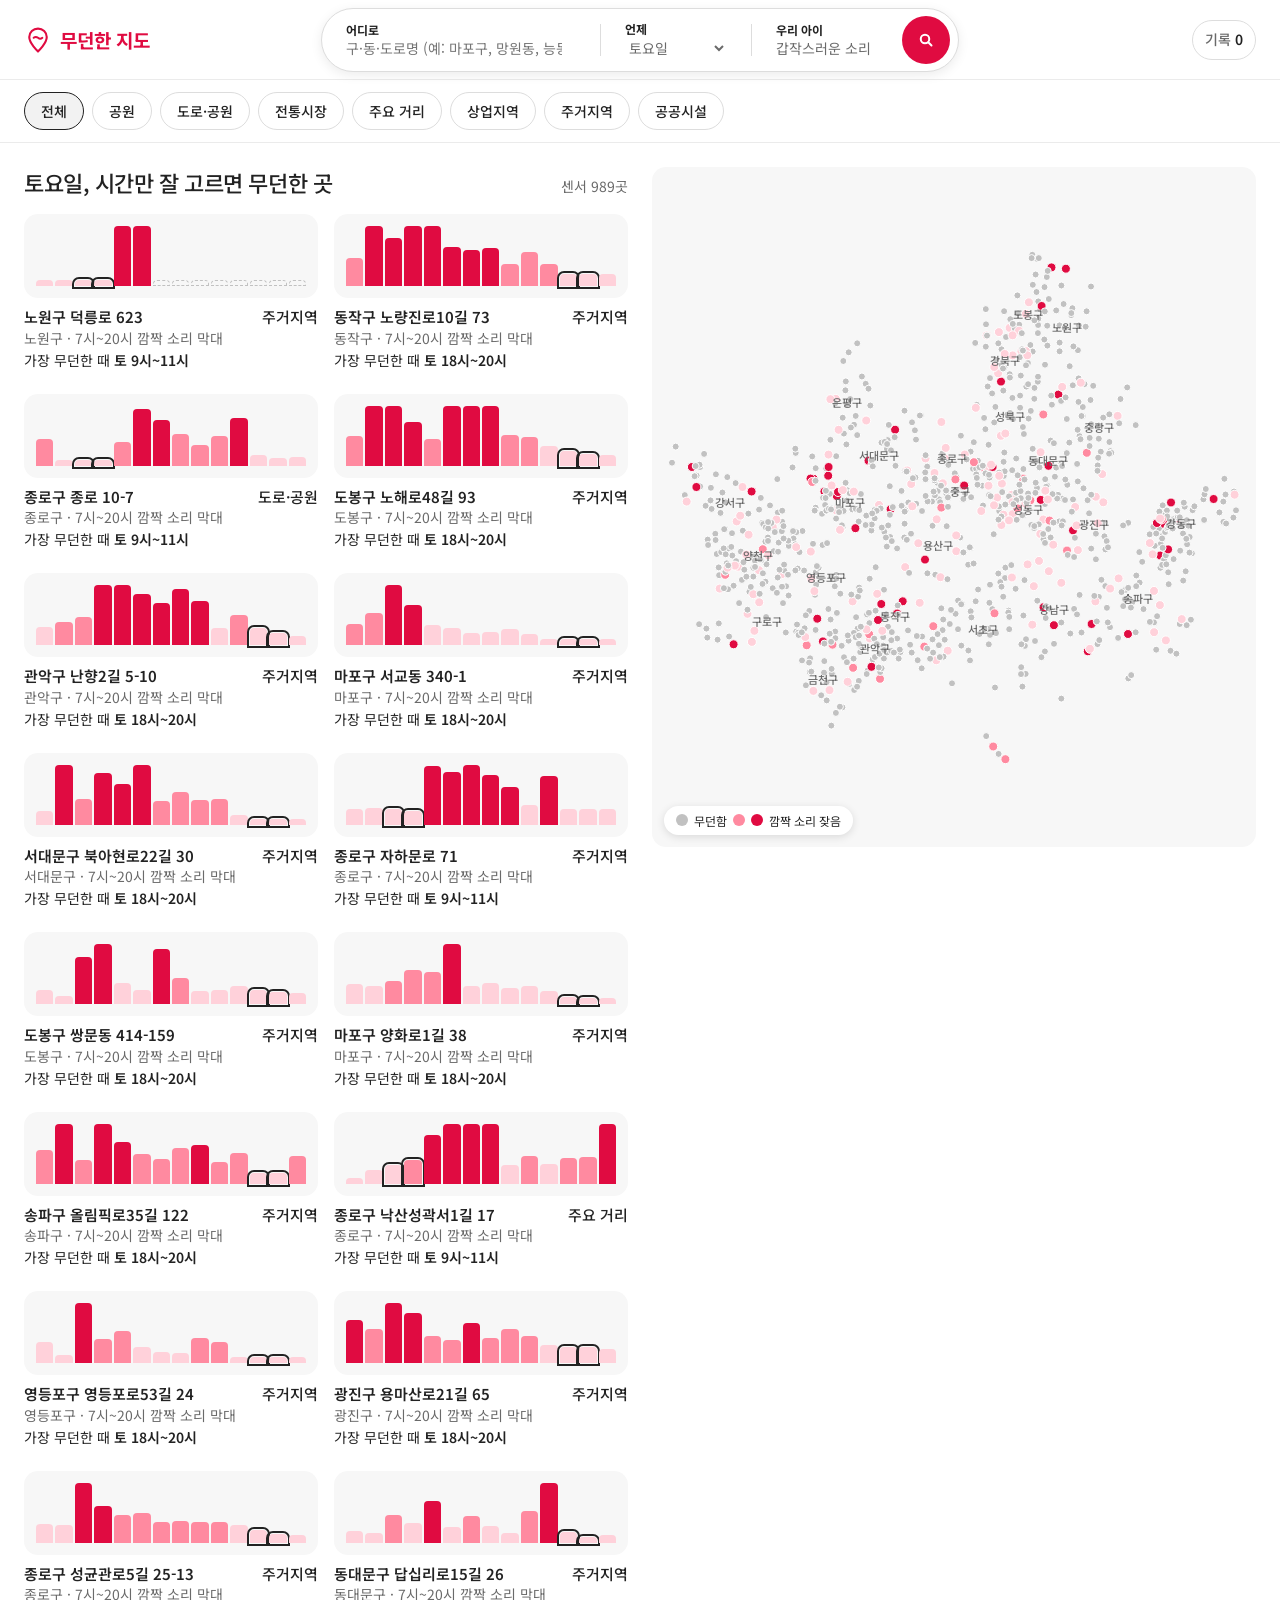
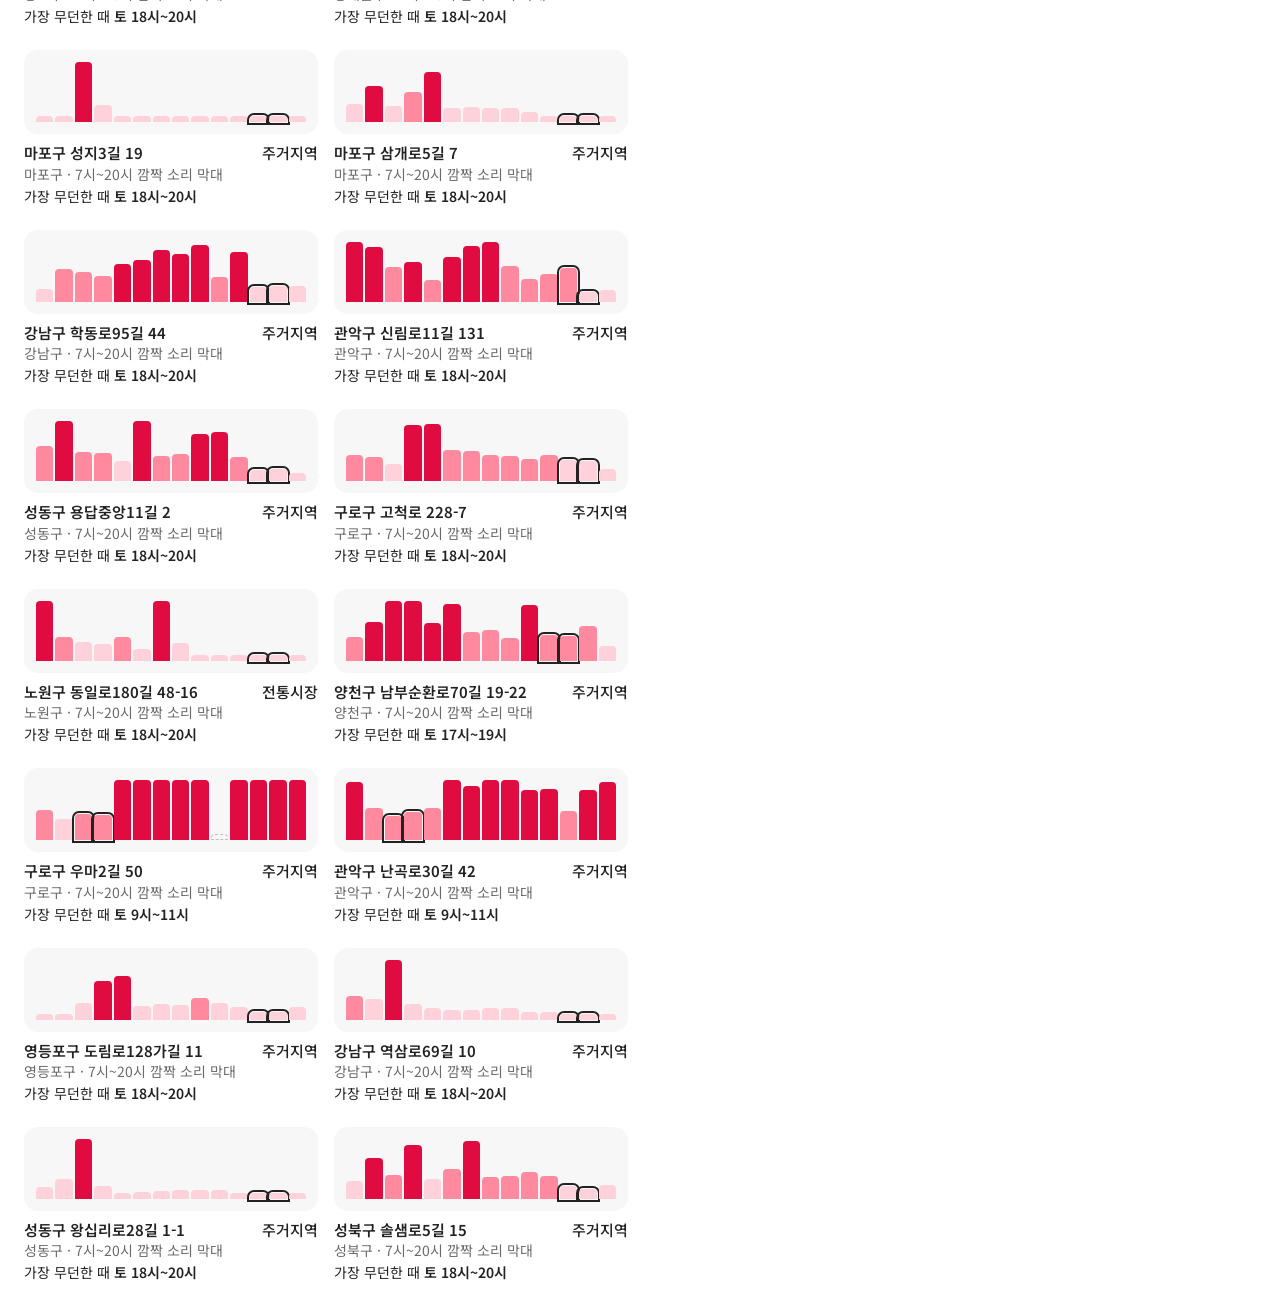
<file: src/app/index.html>
<!doctype html>
<html lang="ko">
<head>
<meta charset="utf-8">
<meta name="viewport" content="width=device-width, initial-scale=1">
<title>무던한 지도</title>
<link rel="preconnect" href="https://fonts.googleapis.com">
<link href="https://fonts.googleapis.com/css2?family=Noto+Sans+KR:wght@400;500;600;700&display=swap" rel="stylesheet">
<link rel="stylesheet" href="style.css">
</head>
<body>
<header class="nav">
  <a class="brand" href="#" data-go="home" aria-label="무던한 지도 처음으로">
    <svg viewBox="0 0 32 32" width="28" height="28" aria-hidden="true"><path d="M16 3c-5.5 0-10 4.3-10 9.7C6 20 16 29 16 29s10-9 10-16.3C26 7.3 21.5 3 16 3z" fill="none" stroke="currentColor" stroke-width="2.4"/><path d="M11 13.5c1.6-1.4 3.3-1.4 5 0s3.4 1.4 5 0" fill="none" stroke="currentColor" stroke-width="2.2" stroke-linecap="round"/></svg>
    <span>무던한 지도</span>
  </a>
  <form class="search" id="search" role="search">
    <label class="seg"><span class="seg-k">어디로</span><input id="q" type="search" placeholder="구·동·도로명 (예: 마포구, 망원동, 능동로)" autocomplete="off"></label>
    <span class="bar" aria-hidden="true"></span>
    <label class="seg"><span class="seg-k">언제</span>
      <select id="day"><option value="5">토요일</option><option value="6">일요일</option><option value="0">월요일</option><option value="1">화요일</option><option value="2">수요일</option><option value="3">목요일</option><option value="4">금요일</option></select>
    </label>
    <span class="bar" aria-hidden="true"></span>
    <button type="button" class="seg seg-btn" id="openProfile"><span class="seg-k">우리 아이</span><span id="profileSummary" class="seg-v">갑작스러운 소리</span></button>
    <button class="orb" type="submit" aria-label="찾기"><svg viewBox="0 0 32 32" width="16" height="16" aria-hidden="true"><circle cx="14" cy="14" r="8.5" fill="none" stroke="currentColor" stroke-width="4"/><path d="M20.5 20.5L27 27" stroke="currentColor" stroke-width="4" stroke-linecap="round"/></svg></button>
  </form>
  <button class="icon-out" id="openLog" aria-label="다녀온 기록"><span id="logCount">0</span></button>
</header>

<nav class="chips" id="chips" aria-label="장소 유형"></nav>

<main id="home" class="split">
  <section class="list" aria-label="장소 목록">
    <div class="list-head"><h1 id="resultTitle">무던한 곳</h1><span id="resultMeta" class="muted"></span></div>
    <ol id="cards" class="cards"></ol>
  </section>
  <section class="mapwrap" aria-label="센서 지도">
    <svg id="map" role="img" aria-label="서울 S-DoT 센서 위치와 깜짝 소리 위험"></svg>
    <div class="map-legend"><span class="sw sw0"></span>무던함<span class="sw sw2"></span><span class="sw sw3"></span>깜짝 소리 잦음</div>
  </section>
</main>

<main id="detail" class="detail" hidden>
  <div class="subnav">
    <div class="subtabs"><a href="#grid">시간표</a><a href="#compare">가까운 곳</a><a href="#basis">근거</a><a href="#after">다녀온 뒤</a></div>
    <div class="best"><div><strong id="bestText"></strong><span id="bestSub" class="muted"></span></div><button class="cta" id="pin">이 시간 일정에 담기</button></div>
  </div>
  <div class="detail-body">
    <button class="back" data-go="home">← 목록</button>
    <h1 id="dTitle"></h1>
    <p id="dMeta" class="muted"></p>
    <section id="grid">
      <h2 id="gridTitle">요일별 무던한 시간</h2>
      <p class="muted">줄 그은 칸은 깜짝 소리(한 시간 안 최대 소음이 평균보다 10dB 넘게 튐) 가능성이 높은 시간입니다. 진할수록 위험이 큽니다.</p>
      <div id="week" class="week" role="grid"></div>
      <div class="legend-row"><span class="cell c0"></span>무던함 <span class="cell c1"></span><span class="cell c2"></span><span class="cell c3 x"></span>피하는 게 좋음 <span class="cell best-mark"></span>가장 무던한 2시간 <span class="cell na"></span>측정 없음</div>
    </section>
    <section id="compare">
      <h2>같은 시간, 가까운 곳</h2>
      <ol id="near" class="near"></ol>
    </section>
    <section id="basis">
      <h2>근거</h2>
      <dl class="basis" id="basisList"></dl>
    </section>
    <section id="after">
      <h2>다녀온 뒤</h2>
      <p class="muted" id="afterHint">담아 둔 시간에 다녀왔다면 아이가 어땠는지 남겨 주세요. 다음 추천에서 소리 종류별 무게가 달라집니다.</p>
      <div class="after-btns"><button class="btn-sec" data-fb="ok">괜찮았어요</button><button class="btn-sec" data-fb="hard">힘들었어요</button></div>
      <p id="afterResult" class="muted"></p>
    </section>
    <p class="note">예측은 서울 S-DoT 센서 1,025곳의 2026년 8월 17일~10월 11일 실측(1시간 단위 소음 최대·평균)으로 학습한 그래디언트 부스팅 모델입니다. 센서는 장소 안이 아니라 길가 가로등·건물 벽에 달려 있어, 공원 깊은 안쪽보다 입구·길가의 소리에 가깝습니다.</p>
  </div>
</main>

<dialog id="profile" class="sheet">
  <form method="dialog">
    <h2>우리 아이는</h2>
    <p class="muted">해당하는 것을 고르세요. 둘 다 고르면 두 소리를 같은 무게로 봅니다.</p>
    <label class="opt"><input type="checkbox" id="pSpike" checked><span><strong>갑자기 큰 소리</strong>에 놀라요<br><small>사이렌, 경적, 공사 소리, 확성기</small></span></label>
    <label class="opt"><input type="checkbox" id="pLoud"><span><strong>계속 시끄러운 곳</strong>이 힘들어요<br><small>큰길 차 소리, 시장 소음</small></span></label>
    <label class="field">한 줄로 더 알려 주세요 <input id="pText" placeholder="예: 오토바이 소리에 귀를 막아요"></label>
    <menu><button value="cancel" class="btn-sec">닫기</button><button value="ok" class="cta" id="pSave">적용</button></menu>
  </form>
</dialog>

<dialog id="log" class="sheet">
  <form method="dialog">
    <h2>다녀온 기록</h2>
    <ol id="logList" class="loglist"></ol>
    <p class="muted" id="weightsNow"></p>
    <menu><button value="cancel" class="btn-sec">닫기</button></menu>
  </form>
</dialog>

<script src="data.js"></script>
<script src="app.js"></script>
</body>
</html>
</file>
<file: src/app/style.css>
/* 무던한 지도 — 겉: ~/.agents/references/awesome-design-md/design-md/airbnb/DESIGN.md
   뼈대: ref/airbnb_search_list_map.jpg(검색 알약·유형 칩·목록+지도), ref/airbnb_detail_calendar.jpg(고정 머리줄·달력) */
:root {
  --primary: #ff385c;
  --primary-active: #e00b41;
  --primary-disabled: #ffd1da;
  --ink: #222222;
  --body: #3f3f3f;
  --muted: #6a6a6a;
  --muted-soft: #929292;
  --hairline: #dddddd;
  --hairline-soft: #ebebeb;
  --border-strong: #c1c1c1;
  --canvas: #ffffff;
  --surface-soft: #f7f7f7;
  --surface-strong: #f2f2f2;
  --on-primary: #ffffff;
  --heat1: #ffd1da;
  --heat2: #ff8aa0; /* DESIGN.md 밖: primary 와 primary-disabled 사이 순차 단계(위험 크기 표시) */
  --heat3: #e00b41;
  --r-sm: 8px;
  --r-md: 14px;
  --r-lg: 20px;
  --r-full: 9999px;
  --font: 'Noto Sans KR', -apple-system, system-ui, sans-serif; /* 대체: Airbnb Cereal 은 공개 글꼴이 아니라 한글 글꼴로 대신 */
}
@media (prefers-color-scheme: dark) {
  :root:not([data-theme="light"]) {
    --ink: #f2f2f2;
    --body: #dddddd;
    --muted: #a8a8a8; /* 대비: 어두운 바탕에서 WCAG AA 를 맞추려 밝힘 */
    --muted-soft: #929292;
    --hairline: #3a3a3a; /* 대비: 어두운 바탕용 선 */
    --hairline-soft: #2c2c2c; /* 대비: 어두운 바탕용 선 */
    --border-strong: #555555; /* 대비: 어두운 바탕용 선 */
    --canvas: #161616; /* 대비: 어두운 바탕 */
    --surface-soft: #1f1f1f; /* 대비: 어두운 바탕 */
    --surface-strong: #2a2a2a; /* 대비: 어두운 바탕 */
    --heat1: #4a1d27; /* 대비: 어두운 바탕용 순차 단계 */
    color-scheme: dark;
  }
}
:root[data-theme="dark"] {
  --ink: #f2f2f2; --body: #dddddd; --muted: #a8a8a8; /* 대비: 어두운 바탕 */
  --hairline: #3a3a3a; --hairline-soft: #2c2c2c; --border-strong: #555555; /* 대비: 어두운 바탕 */
  --canvas: #161616; --surface-soft: #1f1f1f; --surface-strong: #2a2a2a; --heat1: #4a1d27; /* 대비: 어두운 바탕 */
  color-scheme: dark;
}
* { box-sizing: border-box; }
[hidden] { display: none !important; }
html, body { margin: 0; background: var(--canvas); color: var(--ink); font-family: var(--font); font-size: 14px; line-height: 1.43; } /* 대체: Airbnb Cereal 대신 Noto Sans KR(한글) */
button, input, select { font: inherit; color: inherit; }
.muted { color: var(--muted); }
h1 { font-size: 22px; font-weight: 500; letter-spacing: -0.44px; margin: 0; }
h2 { font-size: 20px; font-weight: 600; letter-spacing: -0.18px; margin: 32px 0 8px; }

/* 머리줄: 로고 · 검색 알약 · 오른쪽 둥근 버튼 */
.nav { position: sticky; top: env(safe-area-inset-top, 0px); z-index: 5; height: 80px; display: grid; grid-template-columns: 1fr auto 1fr; align-items: center; gap: 16px; padding: 0 24px; background: var(--canvas); border-bottom: 1px solid var(--hairline-soft); }
.brand { display: flex; align-items: center; gap: 8px; color: var(--primary-active); text-decoration: none; font-weight: 700; font-size: 19px; } /* WCAG: 로고 글씨 대비 */
.search { display: flex; align-items: center; height: 64px; padding: 8px 8px 8px 0; border: 1px solid var(--hairline); border-radius: var(--r-full); background: var(--canvas); box-shadow: 0 3px 12px rgba(0,0,0,.08); }
.seg { display: flex; flex-direction: column; justify-content: center; padding: 8px 24px; min-width: 150px; border: 0; background: transparent; text-align: left; cursor: pointer; border-radius: var(--r-full); }
.seg:hover { background: var(--surface-strong); }
.seg-k { font-size: 12px; font-weight: 700; }
.seg input, .seg select { border: 0; background: transparent; padding: 0; outline: none; font-size: 14px; color: var(--muted); }
.seg input { width: 230px; }
.seg-v { font-size: 14px; color: var(--muted); }
.bar { width: 1px; height: 32px; background: var(--hairline); }
.orb { width: 48px; height: 48px; border-radius: var(--r-full); border: 0; background: var(--primary-active); /* WCAG */ color: var(--on-primary); display: grid; place-items: center; cursor: pointer; }
.orb:active { background: var(--primary-active); }
.icon-out { justify-self: end; min-width: 40px; height: 40px; padding: 0 12px; border-radius: var(--r-full); border: 1px solid var(--hairline); background: var(--canvas); cursor: pointer; font-weight: 600; }
.icon-out::before { content: "기록 "; font-weight: 500; color: var(--muted); }

/* 유형 칩 */
.chips { display: flex; gap: 8px; padding: 12px 24px; border-bottom: 1px solid var(--hairline-soft); overflow-x: auto; }
.chip { flex: none; padding: 8px 16px; border: 1px solid var(--hairline); border-radius: var(--r-full); background: var(--canvas); cursor: pointer; font-size: 14px; font-weight: 500; }
.chip[aria-pressed="true"] { border-color: var(--ink); background: var(--surface-strong); }

/* 목록 + 지도 */
.split { display: grid; grid-template-columns: minmax(0, 1fr) minmax(0, 1fr); gap: 24px; padding: 24px; }
.list-head { display: flex; align-items: baseline; justify-content: space-between; gap: 12px; margin-bottom: 16px; }
.cards { list-style: none; margin: 0; padding: 0; display: grid; grid-template-columns: repeat(2, minmax(0, 1fr)); gap: 24px 16px; }
.card { cursor: pointer; }
.card .strip { height: 84px; border-radius: var(--r-md); background: var(--surface-soft); padding: 12px; display: grid; grid-template-columns: repeat(14, 1fr); align-items: end; gap: 2px; }
.card .strip i { display: block; border-radius: 4px 4px 0 0; background: var(--heat1); }
.card .strip i.r2 { background: var(--heat2); }
.card .strip i.r3 { background: var(--heat3); }
.card .strip i.na { height: 6px; background: transparent; border: 1px dashed var(--border-strong); }
.card .strip i.win { outline: 2px solid var(--ink); outline-offset: 1px; }
.card .t { display: flex; justify-content: space-between; gap: 8px; margin-top: 8px; font-weight: 600; font-size: 15px; }
.card .t span:last-child { font-weight: 500; white-space: nowrap; }
.card .s { color: var(--muted); }
.card .w { margin-top: 2px; }
.card .w b { font-weight: 600; }
.mapwrap { position: sticky; top: 96px; height: calc(100vh - 220px); min-height: 420px; border-radius: var(--r-md); background: var(--surface-soft); overflow: hidden; }
#map { width: 100%; height: 100%; display: block; }
#map .dot { stroke: var(--canvas); stroke-width: 1; cursor: pointer; }
#map .gu { font-size: 11px; fill: var(--muted); font-weight: 500; pointer-events: none; }
#map .pin { fill: var(--ink); }
.map-legend { position: absolute; left: 12px; bottom: 12px; display: flex; align-items: center; gap: 6px; padding: 6px 12px; background: var(--canvas); border-radius: var(--r-full); font-size: 12px; box-shadow: 0 2px 8px rgba(0,0,0,.12); }
.sw { width: 12px; height: 12px; border-radius: var(--r-full); display: inline-block; }
.sw0 { background: var(--border-strong); } .sw2 { background: var(--heat2); } .sw3 { background: var(--heat3); }

/* 상세: 고정 머리줄 + 시간표 */
.detail { padding: 0 0 64px; }
.subnav { position: sticky; top: 80px; z-index: 4; display: flex; justify-content: space-between; align-items: center; gap: 16px; padding: 12px 24px; background: var(--canvas); border-bottom: 1px solid var(--hairline-soft); }
.subtabs { display: flex; gap: 24px; }
.subtabs a { color: var(--ink); text-decoration: none; font-weight: 500; }
.best { display: flex; align-items: center; gap: 16px; }
.best strong { display: block; font-size: 16px; font-weight: 600; }
.best span { font-size: 13px; }
.cta { height: 48px; padding: 14px 24px; border: 0; border-radius: var(--r-sm); background: var(--primary-active); /* WCAG: 흰 글씨 대비 4.5:1 위해 primary-active */ color: var(--on-primary); font-weight: 500; font-size: 16px; cursor: pointer; }
.cta:active { background: var(--primary); }
.btn-sec { height: 48px; padding: 13px 23px; border: 1px solid var(--ink); border-radius: var(--r-sm); background: var(--canvas); font-weight: 500; font-size: 16px; cursor: pointer; }
.detail-body { max-width: 1120px; margin: 0 auto; padding: 24px; }
.back { border: 0; background: transparent; padding: 0 0 16px; cursor: pointer; color: var(--muted); }
.week { display: grid; grid-template-columns: 56px repeat(24, minmax(0, 1fr)); gap: 3px; margin-top: 16px; }
.week .h, .week .d { font-size: 12px; color: var(--muted); text-align: center; align-self: center; }
.week .d { text-align: left; font-weight: 600; color: var(--ink); }
.cell { position: relative; height: 34px; border-radius: var(--r-sm); background: var(--canvas); border: 1px solid var(--hairline-soft); cursor: pointer; }
.cell.c1 { background: var(--heat1); border-color: transparent; }
.cell.c2 { background: var(--heat2); border-color: transparent; }
.cell.c3 { background: var(--heat3); border-color: transparent; }
.cell.x::after { content: ""; position: absolute; left: 6px; right: 6px; top: 50%; border-top: 1.5px solid var(--canvas); transform: rotate(-20deg); }
.cell.na { background: var(--surface-soft); border: 1px dashed var(--border-strong); cursor: default; }
.cell.win { outline: 2px solid var(--ink); outline-offset: 1px; }
.cell.today { box-shadow: inset 0 0 0 2px var(--ink); }
.legend-row { display: flex; flex-wrap: wrap; align-items: center; gap: 8px; margin-top: 16px; color: var(--muted); font-size: 13px; }
.legend-row .cell { width: 22px; height: 18px; cursor: default; }
.legend-row .best-mark { outline: 2px solid var(--ink); outline-offset: 1px; background: var(--canvas); }
.near { list-style: none; padding: 0; margin: 16px 0 0; display: grid; grid-template-columns: repeat(3, minmax(0, 1fr)); gap: 16px; }
.near li { border: 1px solid var(--hairline); border-radius: var(--r-md); padding: 16px; cursor: pointer; }
.near li strong { display: block; font-weight: 600; }
.near .bar2 { height: 6px; border-radius: var(--r-full); background: var(--surface-strong); margin: 10px 0 6px; overflow: hidden; }
.near .bar2 i { display: block; height: 100%; background: var(--heat3); }
.basis { display: grid; grid-template-columns: 220px 1fr; gap: 12px 24px; margin: 16px 0 0; }
.basis dt { color: var(--muted); }
.basis dd { margin: 0; }
.after-btns { display: flex; gap: 12px; margin-top: 16px; }
.note { margin-top: 48px; padding-top: 16px; border-top: 1px solid var(--hairline-soft); color: var(--muted); font-size: 13px; }

/* 시트 */
.sheet { width: min(520px, calc(100vw - 32px)); border: 0; border-radius: var(--r-lg); padding: 24px; background: var(--canvas); color: var(--ink); box-shadow: 0 8px 28px rgba(0,0,0,.28); }
.sheet::backdrop { background: rgba(0,0,0,.4); }
.sheet h2 { margin-top: 0; }
.opt { display: flex; gap: 12px; align-items: flex-start; padding: 16px; border: 1px solid var(--hairline); border-radius: var(--r-md); margin-top: 12px; cursor: pointer; }
.opt input { margin-top: 4px; accent-color: var(--ink); }
.opt small { color: var(--muted); }
.field { display: grid; gap: 6px; margin-top: 16px; font-weight: 500; }
.field input { height: 48px; padding: 0 12px; border: 1px solid var(--border-strong); border-radius: var(--r-sm); background: var(--canvas); }
.sheet menu { display: flex; justify-content: flex-end; gap: 12px; padding: 0; margin: 24px 0 0; }
.loglist { padding-left: 20px; }

@media (max-width: 900px) {
  .nav { grid-template-columns: auto 1fr; height: auto; padding: 12px 16px; }
  .search { grid-column: 1 / -1; order: 3; height: auto; flex-wrap: wrap; border-radius: var(--r-lg); padding: 8px; }
  .seg { min-width: 0; flex: 1 1 40%; padding: 8px 12px; }
  .seg input { width: 100%; }
  .bar { display: none; }
  .split { grid-template-columns: 1fr; padding: 16px; }
  .mapwrap { position: relative; top: 0; height: 320px; order: -1; }
  .cards { grid-template-columns: 1fr; }
  .subnav { top: 0; flex-wrap: wrap; padding: 12px 16px; }
  .subtabs { gap: 16px; }
  .detail-body { padding: 16px; }
  .week { grid-template-columns: 40px repeat(24, minmax(0, 1fr)); gap: 1px; }
  .cell { height: 26px; border-radius: 4px; }
  .week .h:nth-child(odd) { visibility: hidden; }
  .near { grid-template-columns: 1fr; }
  .basis { grid-template-columns: 1fr; }
}
</file>
